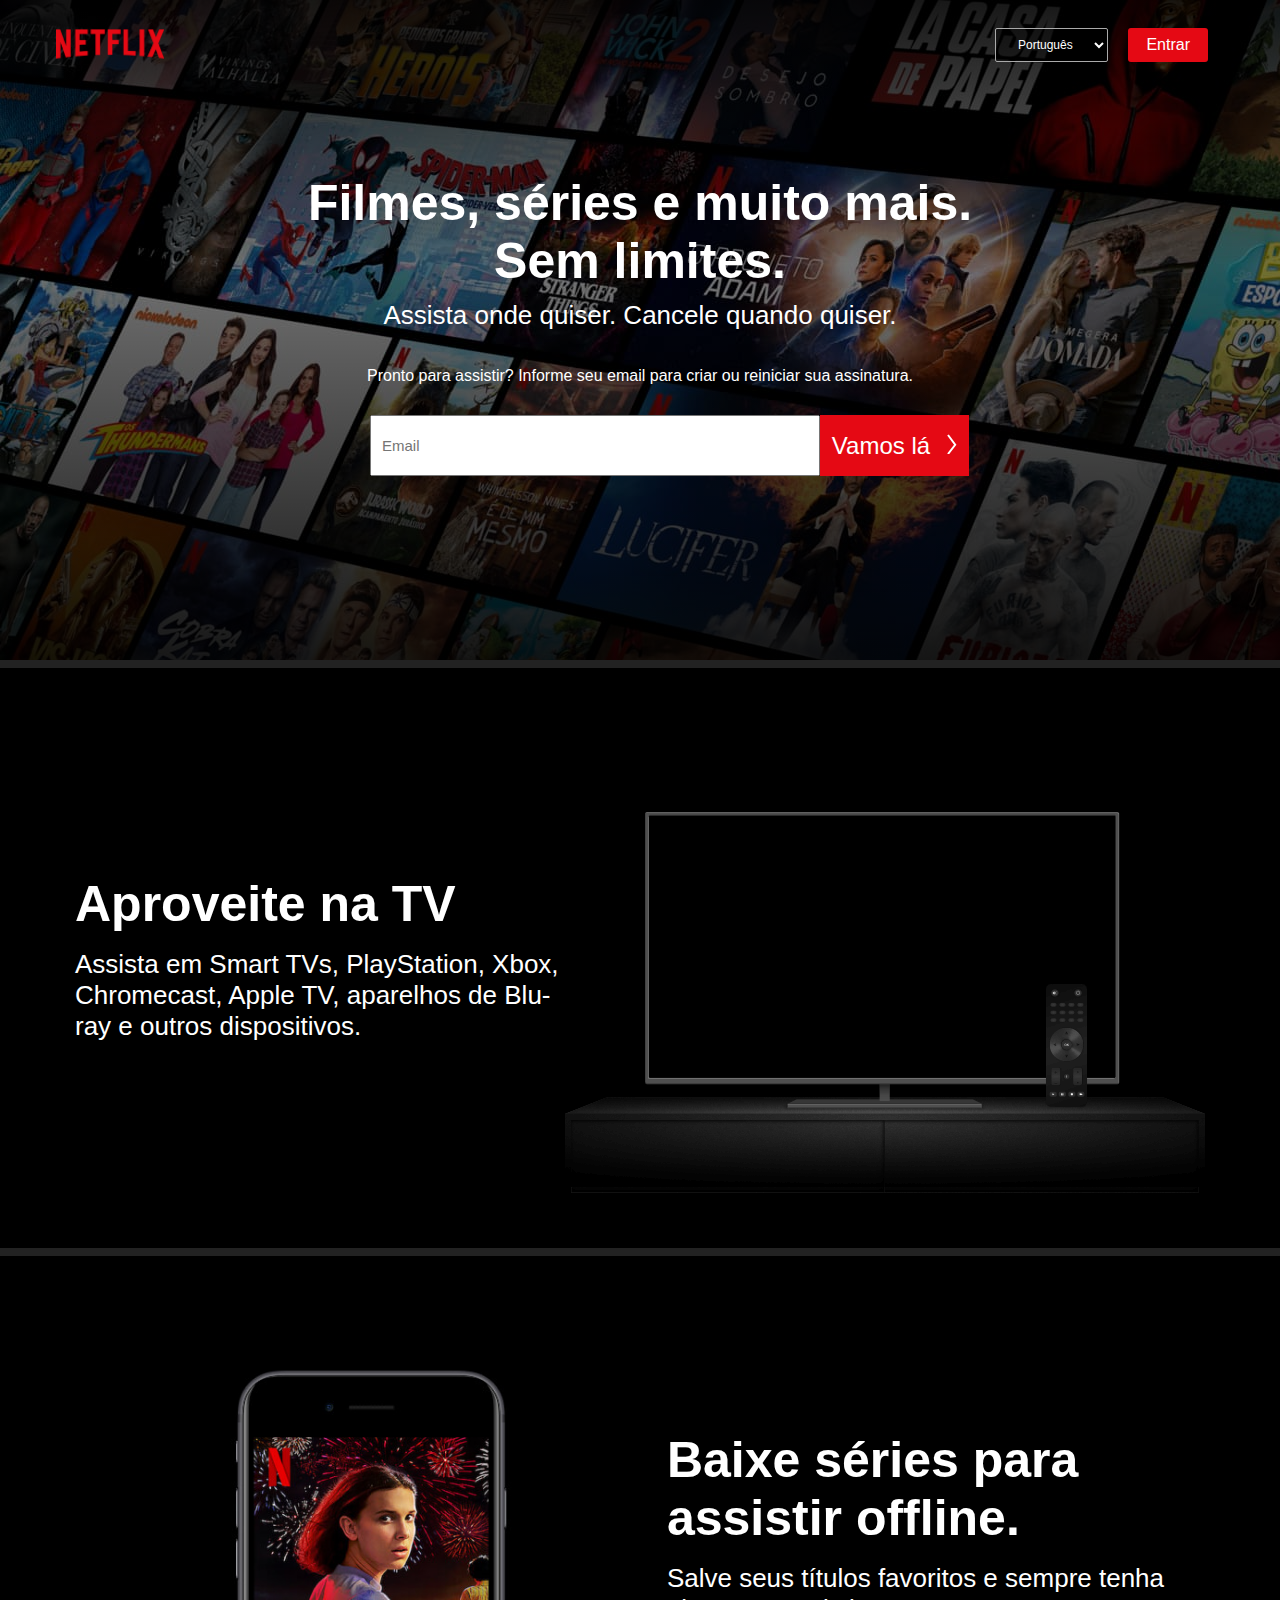
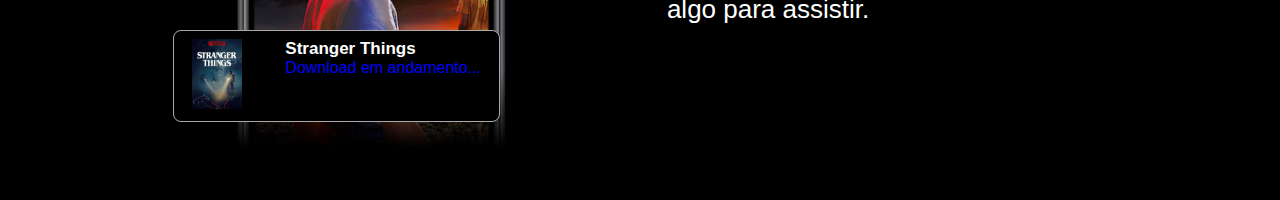
<file: index.html>
<!DOCTYPE html>
<html lang="pt-br">

<head>
    <meta charset="UTF-8" />
    <title>Netflix Brasil - assistir a séries online</title>
    <link rel="icon" href="img/netflix.png" />
    <link rel="stylesheet" href="style/style.css" />
    <!-- <link rel="stylesheet" type="text/css" href="bootstrap-5.1.3-dist/css/bootstrap.min.css">-->
</head>

<body>
    <header class="header">
        <img class="logo_netflix" src="img/netflix_logo.svg" alt="Netflix" draggable="false" />
        <select data-uia="language-picker-header" class="escolher_idioma" tabindex="0" placeholder="lang-switcher">
            <option selected="" lang="pt" value="/br/" data-language="pt" data-country="BR">Português</option>
            <option lang="en" value="/br-en/" data-language="en" data-country="BR">English</option>
        </select>
        <a href="#">Entrar</a>
    </header>
    <main class="main">
        <div class="main-child">
            <h1>Filmes, séries e muito mais. Sem limites.</h1>
            <span>Assista onde quiser. Cancele quando quiser.</span> <br /><br />
            <p>
                Pronto para assistir? Informe seu email para criar ou reiniciar sua assinatura.
            </p>
            <div class="form-cta">
                <input type="text" placeholder="Email" />
                <button>Vamos lá</button>
            </div>
        </div>
        <div class="gradient"></div>

    </main>
    <section class="section">
        <div class="container">
            <div class="grid">
                <div>
                    <h1>Aproveite na TV</h1>
                    <p>
                        Assista em Smart TVs, PlayStation, Xbox, Chromecast, Apple TV, aparelhos de Blu-ray e outros dispositivos.
                    </p>
                </div>
                <div class="img-tv">
                    <img src="img/tv.png" alt="TV" />
                    <video class="video-tv" autoplay playsinline muted loop>
              <source
                src="https://assets.nflxext.com/ffe/siteui/acquisition/ourStory/fuji/desktop/video-tv-0819.m4v"
                type="video/mp4"
              />
            </video>
                </div>
            </div>
        </div>
    </section>
    <section class="download section">
        <div class="container">
            <div class="grid">
                <div>
                    <h1>Baixe séries para assistir offline.</h1>
                    <p>
                        Salve seus títulos favoritos e sempre tenha algo para assistir.
                    </p>
                </div>
                <div class="img-smartphone">
                    <img src="img/mobile.jpg" alt="El" />
                    <div class="card-animation">
                        <div class="card-animation-image">
                            <img class="card-image" src="img/boxshot.png">
                            <div class="card-animation-text">
                                <div class="text-0" data-uia="">Stranger Things</div>
                                <div class="text-1" data-uia="">Download em andamento... </div>
                            </div>
                        </div>
                    </div>
                </div>
            </div>
    </section>
</body>

</html>
</file>
<file: style/style.css>
* {
    margin: 0;
    padding: 0;
}

body {
    font-family: sans-serif;
    color: white;
    background-image: url("../img/background_netflix.jpg");
    background-repeat: no-repeat;
    background-attachment: fixed;
}

.container {
    max-width: 1130px;
    margin: 0 auto;
}

.logo_netflix {
    overflow: hidden;
    padding-top: 0;
    width: 6.75rem;
    height: 2rem;
}

.header {
    position: absolute;
    z-index: 100;
    width: 90%;
    display: flex;
    justify-content: space-between;
    max-width: 1690px;
    top: 28px;
    left: 56px;
}

.header select {
    position: absolute;
    align-self: flex-start;
    padding: 8px 18px;
    text-decoration: none;
    border-radius: 2px;
    text-indent: 0;
    background: rgba(0, 0, 0, .4);
    border: 1px solid #aaa;
    color: #fff;
    font-size: 12px;
    right: 100px;
}

.header a {
    display: inline-block;
    background: #e50914;
    color: white;
    align-self: flex-start;
    padding: 8px 18px;
    text-decoration: none;
    border-radius: 3px;
}

.main {
    height: 660px;
    display: flex;
    align-items: center;
    justify-content: center;
    position: relative;
    width: 100%;
}

.main-child {
    z-index: 1;
    display: grid;
    justify-items: center;
}

.main h1 {
    font-size: 50px;
    max-width: 680px;
    text-align: center;
}

.main span {
    font-size: 26px;
    margin-top: 10px;
}

.form-cta {
    display: grid;
    grid-template-columns: 450px 90px;
    margin-top: 30px;
    margin-bottom: 10px;
}

.form-cta input {
    padding: 20px 10px;
    font-size: 15px;
    font-family: sans-serif;
}

.form-cta button {
    background: #e50914;
    outline: none;
    border: none;
    color: white;
    font-size: 24px;
    cursor: pointer;
    width: 149px;
}

.form-cta button::after {
    content: "";
    display: inline-block;
    width: 10px;
    height: 20px;
    background: url("../img/seta.svg");
    margin-left: 17px;
}

.gradient {
    /* position: absolute;
    z-index: 100;
    width: 90%;
    display: flex;
    justify-content: space-between;
    max-width: 1690px;
    top: 28px;
    left: 56px;*/
    color: #fff;
    position: absolute;
    top: 0;
    bottom: 0;
    right: 0;
    left: 0;
    background: rgba(0, 0, 0, .4);
    background-image: linear-gradient(to top, rgba(0, 0, 0, .8) 0, rgba(0, 0, 0, 0) 60%, rgba(0, 0, 0, .8) 100%);
}

.section {
    background: black;
    padding: 3rem 0;
    border-top: 8px solid #222;
}

.section h1 {
    font-size: 50px;
    margin-bottom: 16px;
}

.section p {
    font-size: 26px;
}

.grid {
    display: grid;
    grid-template-columns: 1.1fr 1fr;
    align-items: center;
}

.img-tv {
    position: relative;
}

.img-tv img {
    position: relative;
    z-index: 1;
}

.video-tv {
    position: absolute;
    width: 464px;
    top: 100px;
    left: 85px;
}

.download .grid>div:first-child {
    order: 2;
}

.download .grid .img-smartphone>img {
    order: 1;
    max-width: 100%;
    height: auto;
    border: 0;
}

.card-image {
    max-width: 50px;
}

.card-animation-image {
    position: absolute;
    align-self: flex-start;
    padding: 8px 18px;
    text-decoration: none;
    border-radius: 8px;
    text-indent: 0;
    background: black;
    border: 1px solid #aaa;
    right: 780px;
    top: 1630px;
    width: 289px;
}

.card-animation-text {
    float: right;
}

.text-0 {
    font-size: 17px;
    font-weight: bold;
}

.text-1 {
    color: #0000ff;
}
</file>
